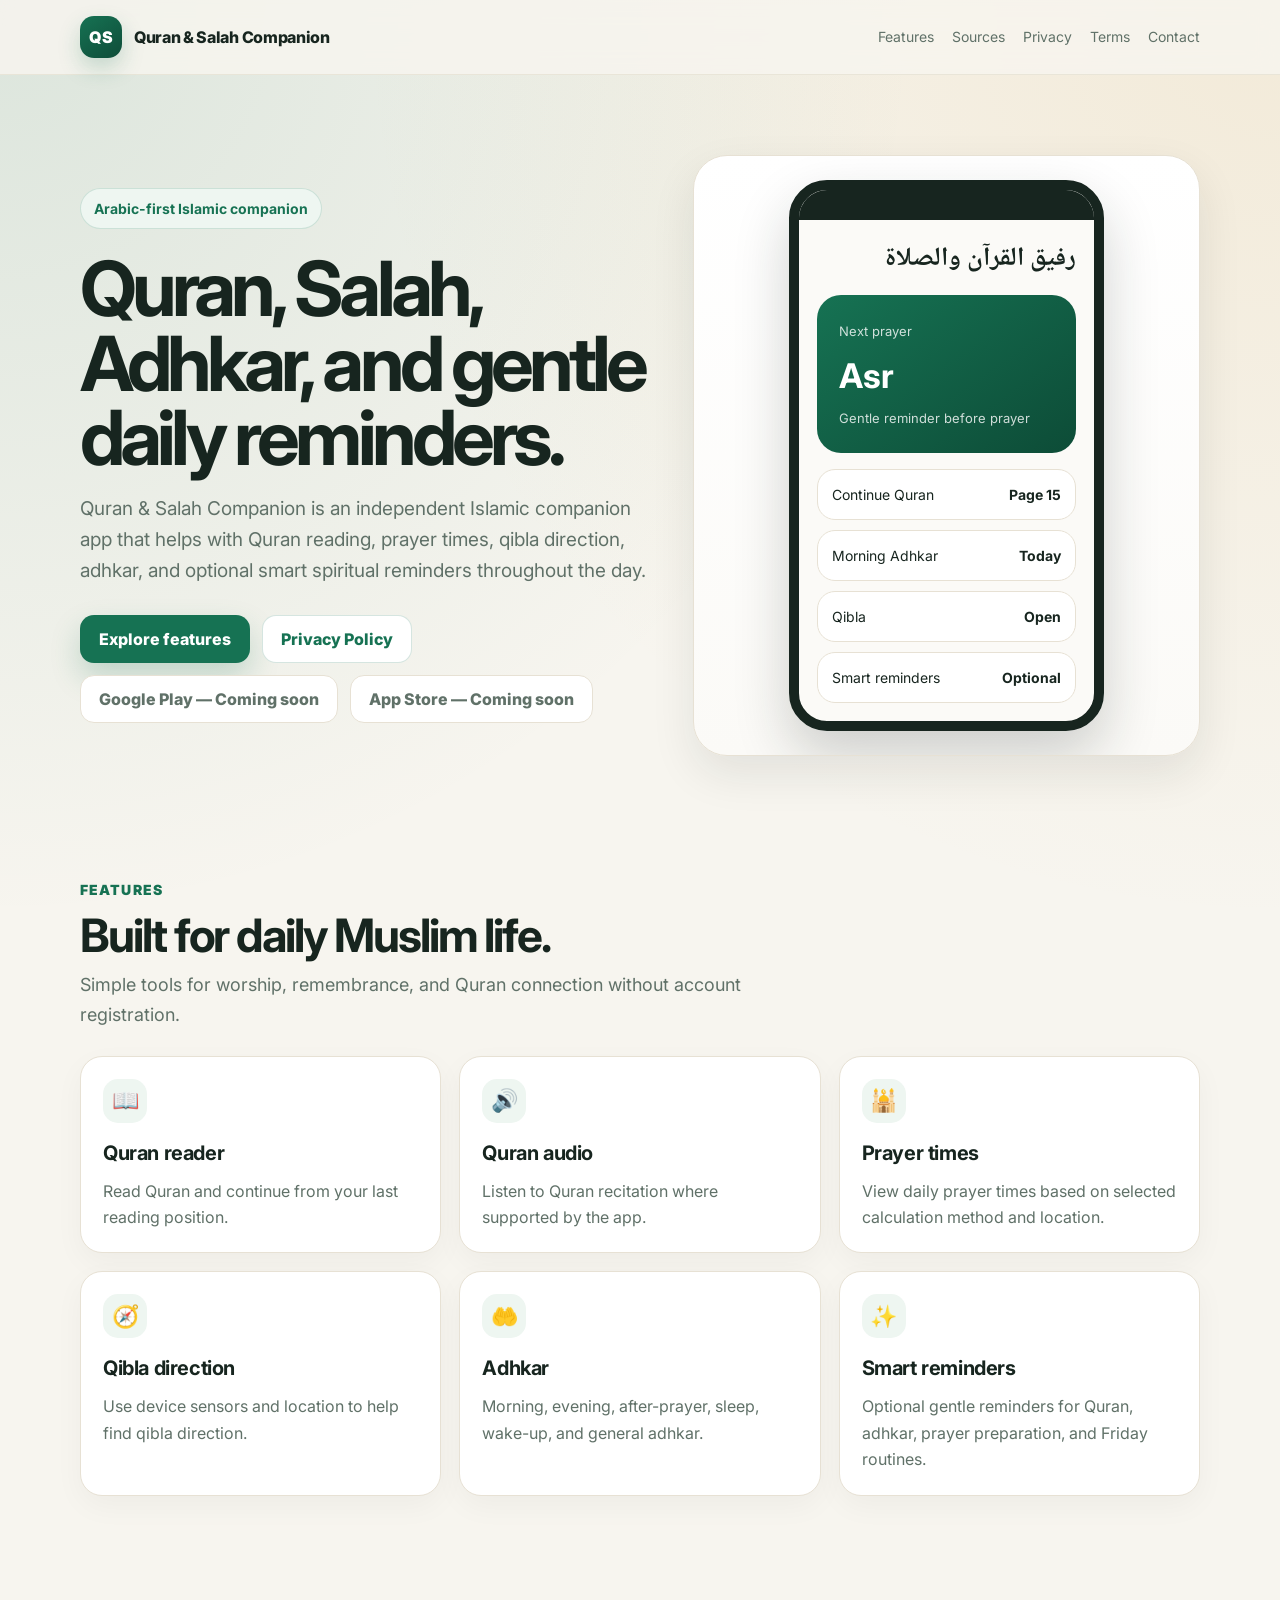
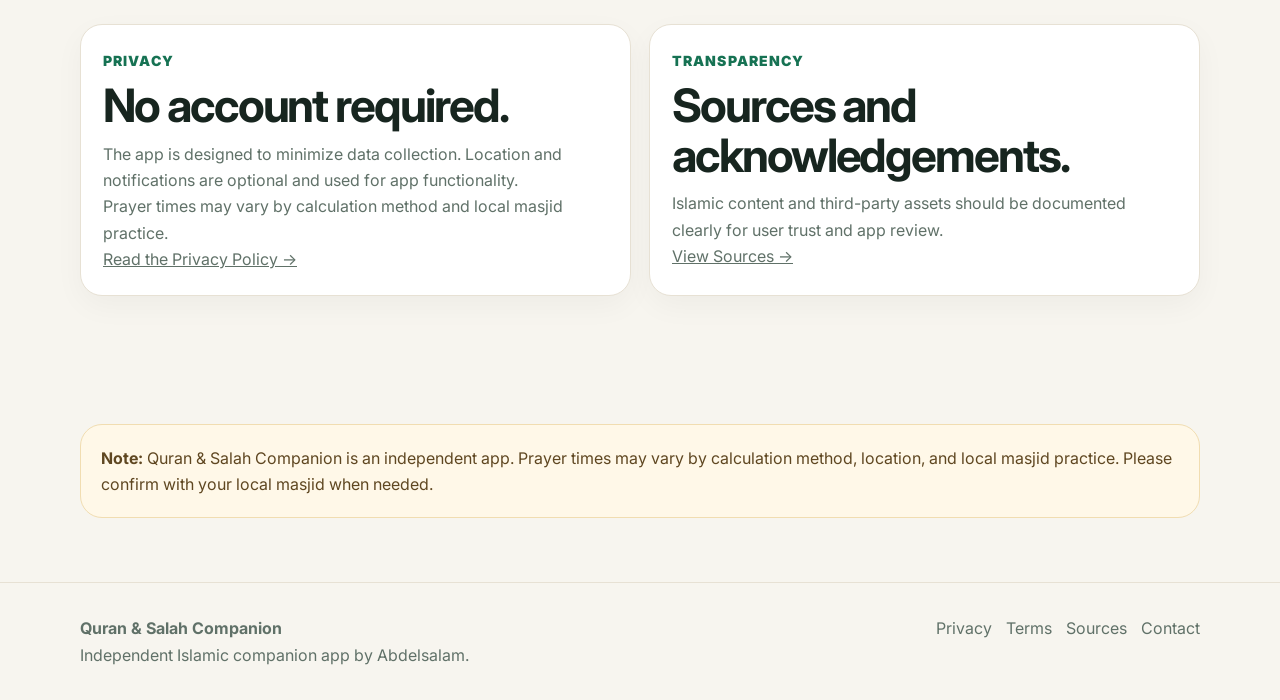
<file: index.html>
<!doctype html>
<html lang="en">
<head>
  <meta charset="utf-8">
  <meta name="viewport" content="width=device-width, initial-scale=1">
  <title>Quran & Salah Companion</title>
  <meta name="description" content="Independent Islamic companion app for Quran reading, prayer times, qibla direction, adhkar, and optional reminders.">
  <link rel="preconnect" href="https://fonts.googleapis.com">
  <link rel="preconnect" href="https://fonts.gstatic.com" crossorigin>
  <link href="https://fonts.googleapis.com/css2?family=Inter:wght@400;600;700;800;900&family=Noto+Naskh+Arabic:wght@400;600;700&display=swap" rel="stylesheet">
  <link rel="stylesheet" href="assets/styles.css">
</head>
<body>
<header class="site-header">
  <div class="container nav">
    <a class="brand" href="index.html" aria-label="Quran & Salah Companion home">
      <span class="logo">QS</span>
      <span>Quran & Salah Companion</span>
    </a>
    <nav class="nav-links" aria-label="Main navigation">
      <a href="index.html#features">Features</a>
      <a href="sources.html">Sources</a>
      <a href="privacy.html">Privacy</a>
      <a href="terms.html">Terms</a>
      <a href="contact.html">Contact</a>
    </nav>
  </div>
</header>

<main>
  <section class="hero">
    <div class="container hero-grid">
      <div>
        <span class="badge">Arabic-first Islamic companion</span>
        <h1>Quran, Salah, Adhkar, and gentle daily reminders.</h1>
        <p class="lead">Quran & Salah Companion is an independent Islamic companion app that helps with Quran reading, prayer times, qibla direction, adhkar, and optional smart spiritual reminders throughout the day.</p>
        <div class="actions">
          <a class="button primary" href="#features">Explore features</a>
          <a class="button secondary" href="privacy.html">Privacy Policy</a>
          <span class="button disabled">Google Play — Coming soon</span>
          <span class="button disabled">App Store — Coming soon</span>
        </div>
      </div>
      <div class="hero-card" aria-label="App preview illustration">
        <div class="phone">
          <div class="phone-top"></div>
          <div class="app-screen">
            <p class="ar-title">رفيق القرآن والصلاة</p>
            <div class="prayer-card">
              <span>Next prayer</span>
              <strong>Asr</strong>
              <span>Gentle reminder before prayer</span>
            </div>
            <div class="mini-list">
              <div class="mini-item"><span>Continue Quran</span><strong>Page 15</strong></div>
              <div class="mini-item"><span>Morning Adhkar</span><strong>Today</strong></div>
              <div class="mini-item"><span>Qibla</span><strong>Open</strong></div>
              <div class="mini-item"><span>Smart reminders</span><strong>Optional</strong></div>
            </div>
          </div>
        </div>
      </div>
    </div>
  </section>

  <section id="features" class="section">
    <div class="container">
      <div class="section-head">
        <span class="eyebrow">Features</span>
        <h2>Built for daily Muslim life.</h2>
        <p>Simple tools for worship, remembrance, and Quran connection without account registration.</p>
      </div>
      <div class="grid features">
        <article class="card"><div class="icon">📖</div><h3>Quran reader</h3><p>Read Quran and continue from your last reading position.</p></article>
        <article class="card"><div class="icon">🔊</div><h3>Quran audio</h3><p>Listen to Quran recitation where supported by the app.</p></article>
        <article class="card"><div class="icon">🕌</div><h3>Prayer times</h3><p>View daily prayer times based on selected calculation method and location.</p></article>
        <article class="card"><div class="icon">🧭</div><h3>Qibla direction</h3><p>Use device sensors and location to help find qibla direction.</p></article>
        <article class="card"><div class="icon">🤲</div><h3>Adhkar</h3><p>Morning, evening, after-prayer, sleep, wake-up, and general adhkar.</p></article>
        <article class="card"><div class="icon">✨</div><h3>Smart reminders</h3><p>Optional gentle reminders for Quran, adhkar, prayer preparation, and Friday routines.</p></article>
      </div>
    </div>
  </section>

  <section class="section">
    <div class="container split">
      <div class="card">
        <span class="eyebrow">Privacy</span>
        <h2>No account required.</h2>
        <p>The app is designed to minimize data collection. Location and notifications are optional and used for app functionality.</p>
        <p>Prayer times may vary by calculation method and local masjid practice.</p>
        <p><a href="privacy.html">Read the Privacy Policy →</a></p>
      </div>
      <div class="card">
        <span class="eyebrow">Transparency</span>
        <h2>Sources and acknowledgements.</h2>
        <p>Islamic content and third-party assets should be documented clearly for user trust and app review.</p>
        <p><a href="sources.html">View Sources →</a></p>
      </div>
    </div>
  </section>

  <section class="section">
    <div class="container notice">
      <strong>Note:</strong> Quran & Salah Companion is an independent app. Prayer times may vary by calculation method, location, and local masjid practice. Please confirm with your local masjid when needed.
    </div>
  </section>
</main>

<footer class="site-footer">
  <div class="container footer-grid">
    <div>
      <strong>Quran & Salah Companion</strong><br>
      <span>Independent Islamic companion app by Abdelsalam.</span>
    </div>
    <div class="footer-links">
      <a href="privacy.html">Privacy</a>
      <a href="terms.html">Terms</a>
      <a href="sources.html">Sources</a>
      <a href="contact.html">Contact</a>
    </div>
  </div>
</footer>
</body>
</html>
</file>
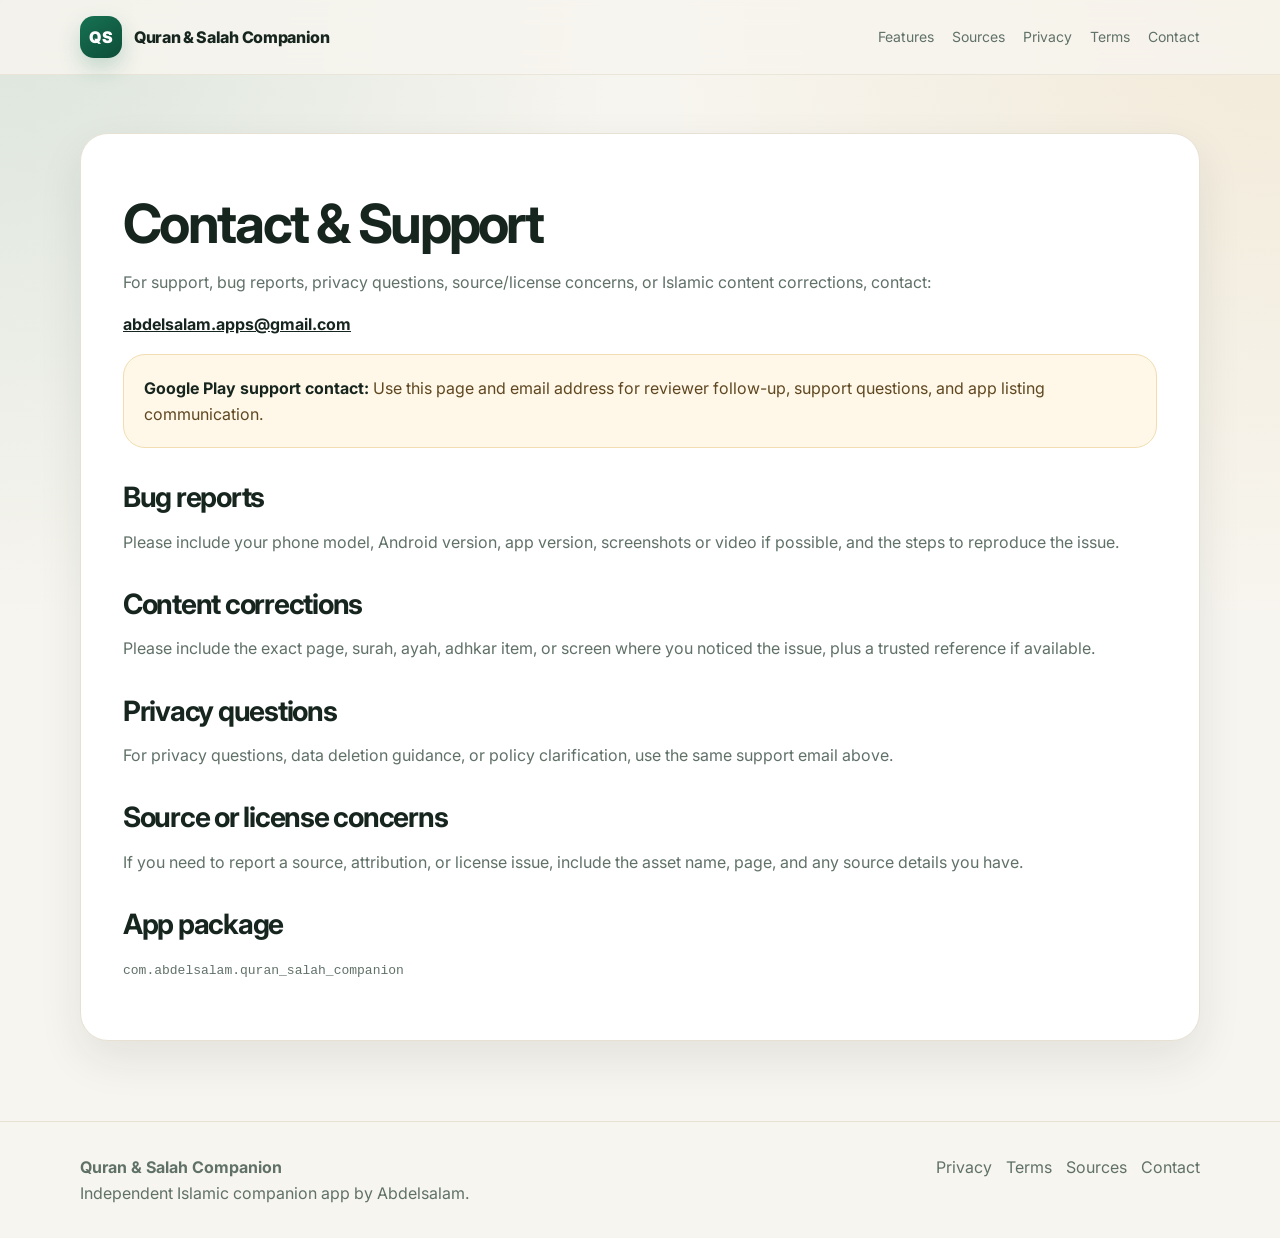
<file: contact.html>
<!doctype html>
<html lang="en">
<head>
  <meta charset="utf-8">
  <meta name="viewport" content="width=device-width, initial-scale=1">
  <title>Contact — Quran & Salah Companion</title>
  <meta name="description" content="Support contact for Quran & Salah Companion.">
  <link rel="preconnect" href="https://fonts.googleapis.com">
  <link rel="preconnect" href="https://fonts.gstatic.com" crossorigin>
  <link href="https://fonts.googleapis.com/css2?family=Inter:wght@400;600;700;800;900&family=Noto+Naskh+Arabic:wght@400;600;700&display=swap" rel="stylesheet">
  <link rel="stylesheet" href="assets/styles.css">
</head>
<body>
<header class="site-header">
  <div class="container nav">
    <a class="brand" href="index.html" aria-label="Quran & Salah Companion home">
      <span class="logo">QS</span>
      <span>Quran & Salah Companion</span>
    </a>
    <nav class="nav-links" aria-label="Main navigation">
      <a href="index.html#features">Features</a>
      <a href="sources.html">Sources</a>
      <a href="privacy.html">Privacy</a>
      <a href="terms.html">Terms</a>
      <a href="contact.html">Contact</a>
    </nav>
  </div>
</header>

<main class="page">
  <div class="container page-card">
    <h1>Contact & Support</h1>
    <p>For support, bug reports, privacy questions, source/license concerns, or Islamic content corrections, contact:</p>
    <p><strong><a href="mailto:abdelsalam.apps@gmail.com">abdelsalam.apps@gmail.com</a></strong></p>

    <div class="notice">
      <strong>Google Play support contact:</strong> Use this page and email address for reviewer follow-up, support questions, and app listing communication.
    </div>

    <h2>Bug reports</h2>
    <p>Please include your phone model, Android version, app version, screenshots or video if possible, and the steps to reproduce the issue.</p>

    <h2>Content corrections</h2>
    <p>Please include the exact page, surah, ayah, adhkar item, or screen where you noticed the issue, plus a trusted reference if available.</p>

    <h2>Privacy questions</h2>
    <p>For privacy questions, data deletion guidance, or policy clarification, use the same support email above.</p>

    <h2>Source or license concerns</h2>
    <p>If you need to report a source, attribution, or license issue, include the asset name, page, and any source details you have.</p>

    <h2>App package</h2>
    <p><code>com.abdelsalam.quran_salah_companion</code></p>
  </div>
</main>

<footer class="site-footer">
  <div class="container footer-grid">
    <div>
      <strong>Quran & Salah Companion</strong><br>
      <span>Independent Islamic companion app by Abdelsalam.</span>
    </div>
    <div class="footer-links">
      <a href="privacy.html">Privacy</a>
      <a href="terms.html">Terms</a>
      <a href="sources.html">Sources</a>
      <a href="contact.html">Contact</a>
    </div>
  </div>
</footer>
</body>
</html>
</file>
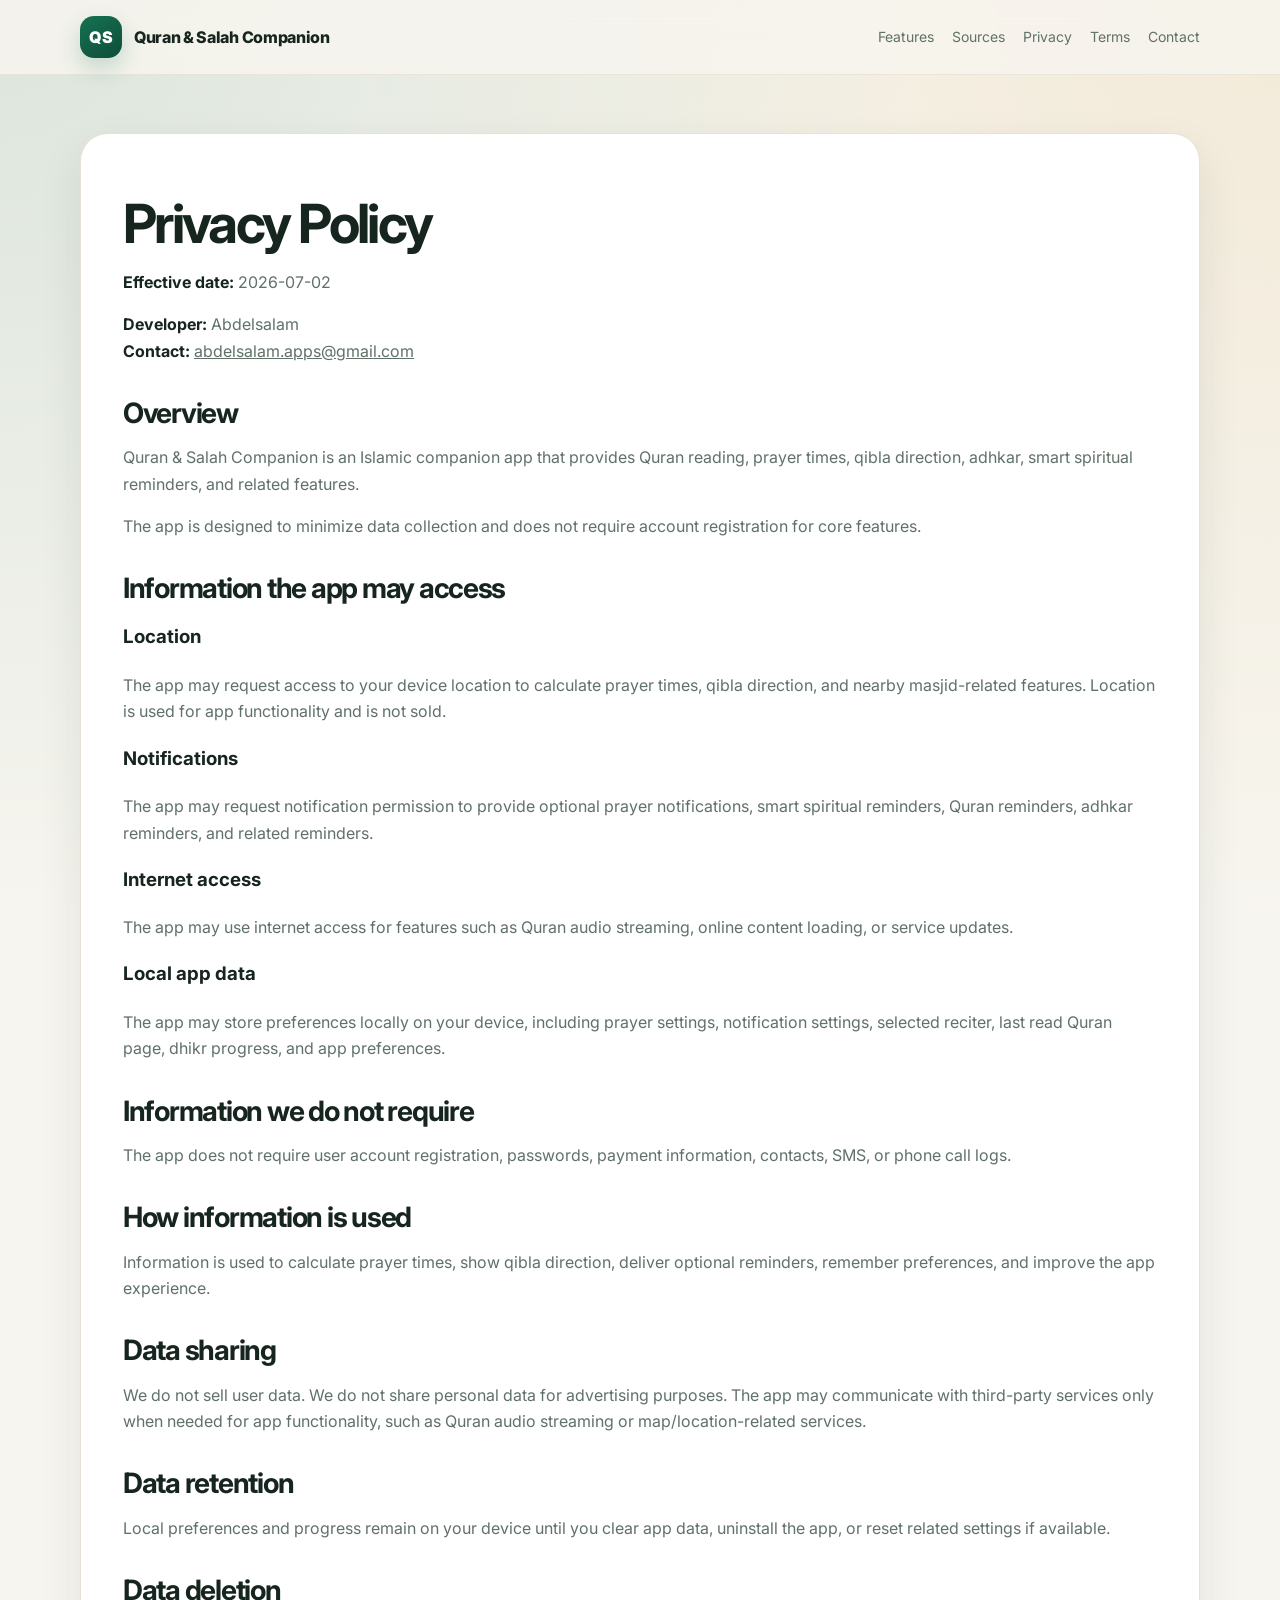
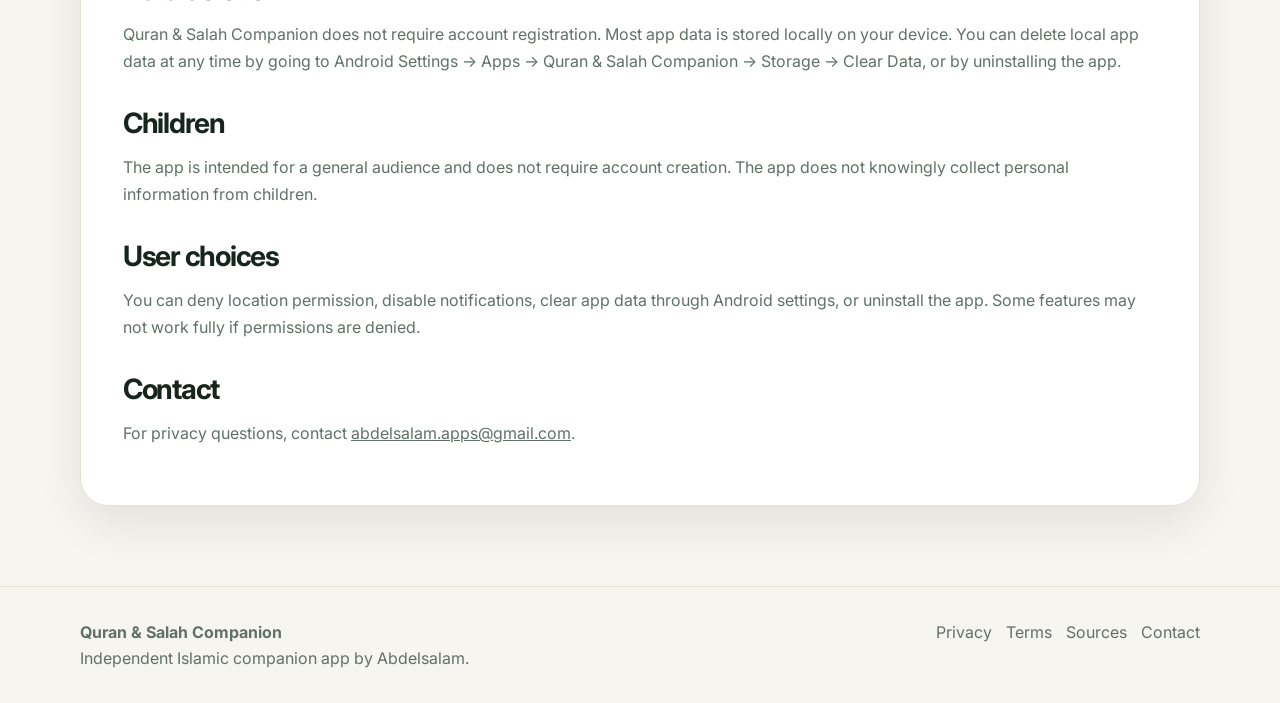
<file: privacy.html>
<!doctype html>
<html lang="en">
<head>
  <meta charset="utf-8">
  <meta name="viewport" content="width=device-width, initial-scale=1">
  <title>Privacy Policy — Quran & Salah Companion</title>
  <meta name="description" content="Privacy Policy for Quran & Salah Companion.">
  <link rel="preconnect" href="https://fonts.googleapis.com">
  <link rel="preconnect" href="https://fonts.gstatic.com" crossorigin>
  <link href="https://fonts.googleapis.com/css2?family=Inter:wght@400;600;700;800;900&family=Noto+Naskh+Arabic:wght@400;600;700&display=swap" rel="stylesheet">
  <link rel="stylesheet" href="assets/styles.css">
</head>
<body>
<header class="site-header">
  <div class="container nav">
    <a class="brand" href="index.html" aria-label="Quran & Salah Companion home">
      <span class="logo">QS</span>
      <span>Quran & Salah Companion</span>
    </a>
    <nav class="nav-links" aria-label="Main navigation">
      <a href="index.html#features">Features</a>
      <a href="sources.html">Sources</a>
      <a href="privacy.html">Privacy</a>
      <a href="terms.html">Terms</a>
      <a href="contact.html">Contact</a>
    </nav>
  </div>
</header>

<main class="page">
  <div class="container page-card">
    <h1>Privacy Policy</h1>
    <p><strong>Effective date:</strong> 2026-07-02</p>
    <p><strong>Developer:</strong> Abdelsalam<br><strong>Contact:</strong> <a href="mailto:abdelsalam.apps@gmail.com">abdelsalam.apps@gmail.com</a></p>

    <h2>Overview</h2>
    <p>Quran & Salah Companion is an Islamic companion app that provides Quran reading, prayer times, qibla direction, adhkar, smart spiritual reminders, and related features.</p>
    <p>The app is designed to minimize data collection and does not require account registration for core features.</p>

    <h2>Information the app may access</h2>
    <h3>Location</h3>
    <p>The app may request access to your device location to calculate prayer times, qibla direction, and nearby masjid-related features. Location is used for app functionality and is not sold.</p>

    <h3>Notifications</h3>
    <p>The app may request notification permission to provide optional prayer notifications, smart spiritual reminders, Quran reminders, adhkar reminders, and related reminders.</p>

    <h3>Internet access</h3>
    <p>The app may use internet access for features such as Quran audio streaming, online content loading, or service updates.</p>

    <h3>Local app data</h3>
    <p>The app may store preferences locally on your device, including prayer settings, notification settings, selected reciter, last read Quran page, dhikr progress, and app preferences.</p>

    <h2>Information we do not require</h2>
    <p>The app does not require user account registration, passwords, payment information, contacts, SMS, or phone call logs.</p>

    <h2>How information is used</h2>
    <p>Information is used to calculate prayer times, show qibla direction, deliver optional reminders, remember preferences, and improve the app experience.</p>

    <h2>Data sharing</h2>
    <p>We do not sell user data. We do not share personal data for advertising purposes. The app may communicate with third-party services only when needed for app functionality, such as Quran audio streaming or map/location-related services.</p>

    <h2>Data retention</h2>
    <p>Local preferences and progress remain on your device until you clear app data, uninstall the app, or reset related settings if available.</p>

    <h2>Data deletion</h2>
    <p>Quran & Salah Companion does not require account registration. Most app data is stored locally on your device. You can delete local app data at any time by going to Android Settings → Apps → Quran & Salah Companion → Storage → Clear Data, or by uninstalling the app.</p>

    <h2>Children</h2>
    <p>The app is intended for a general audience and does not require account creation. The app does not knowingly collect personal information from children.</p>

    <h2>User choices</h2>
    <p>You can deny location permission, disable notifications, clear app data through Android settings, or uninstall the app. Some features may not work fully if permissions are denied.</p>

    <h2>Contact</h2>
    <p>For privacy questions, contact <a href="mailto:abdelsalam.apps@gmail.com">abdelsalam.apps@gmail.com</a>.</p>
  </div>
</main>

<footer class="site-footer">
  <div class="container footer-grid">
    <div>
      <strong>Quran & Salah Companion</strong><br>
      <span>Independent Islamic companion app by Abdelsalam.</span>
    </div>
    <div class="footer-links">
      <a href="privacy.html">Privacy</a>
      <a href="terms.html">Terms</a>
      <a href="sources.html">Sources</a>
      <a href="contact.html">Contact</a>
    </div>
  </div>
</footer>
</body>
</html>
</file>
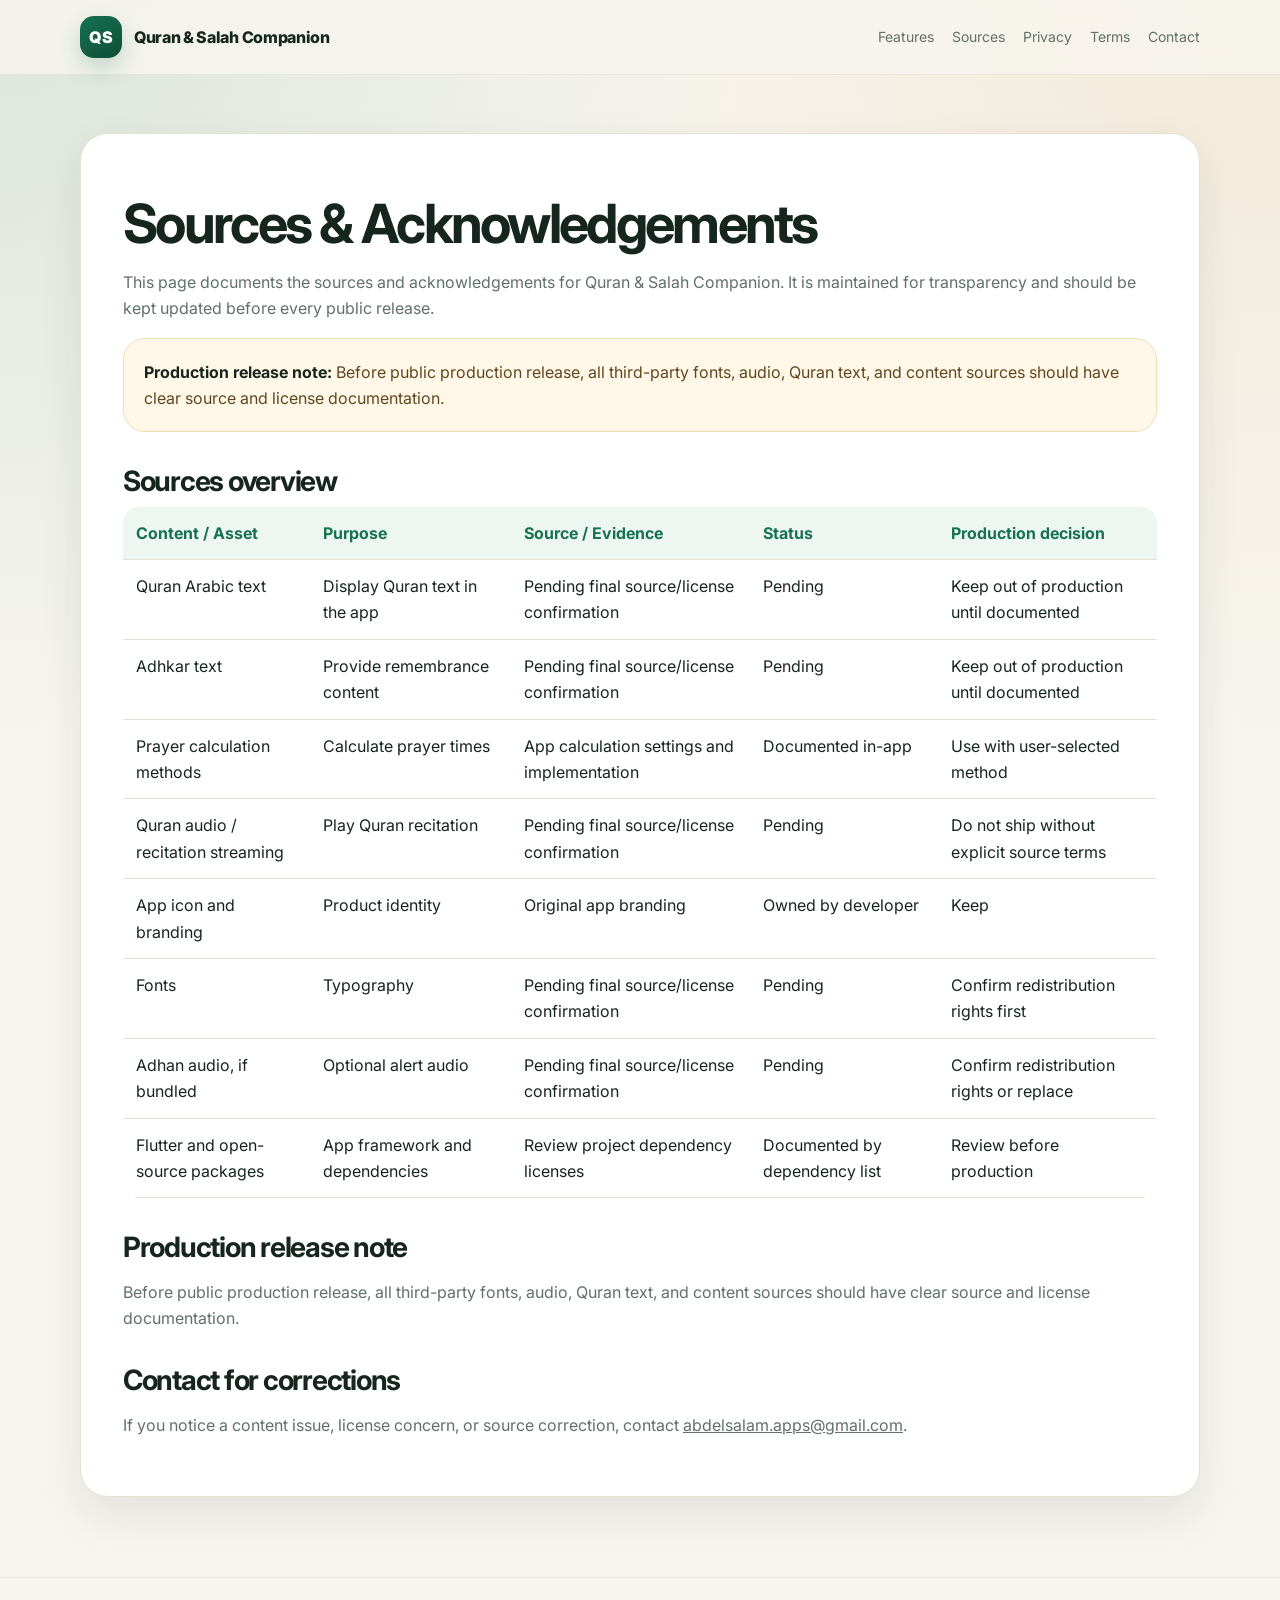
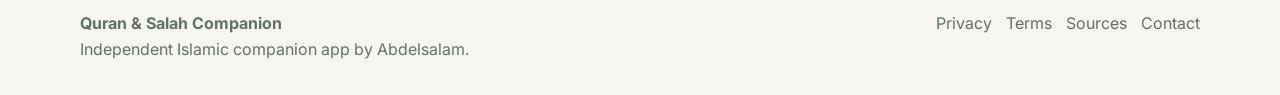
<file: sources.html>
<!doctype html>
<html lang="en">
<head>
  <meta charset="utf-8">
  <meta name="viewport" content="width=device-width, initial-scale=1">
  <title>Sources & Acknowledgements — Quran & Salah Companion</title>
  <meta name="description" content="Sources and acknowledgements for Quran & Salah Companion.">
  <link rel="preconnect" href="https://fonts.googleapis.com">
  <link rel="preconnect" href="https://fonts.gstatic.com" crossorigin>
  <link href="https://fonts.googleapis.com/css2?family=Inter:wght@400;600;700;800;900&family=Noto+Naskh+Arabic:wght@400;600;700&display=swap" rel="stylesheet">
  <link rel="stylesheet" href="assets/styles.css">
</head>
<body>
<header class="site-header">
  <div class="container nav">
    <a class="brand" href="index.html" aria-label="Quran & Salah Companion home">
      <span class="logo">QS</span>
      <span>Quran & Salah Companion</span>
    </a>
    <nav class="nav-links" aria-label="Main navigation">
      <a href="index.html#features">Features</a>
      <a href="sources.html">Sources</a>
      <a href="privacy.html">Privacy</a>
      <a href="terms.html">Terms</a>
      <a href="contact.html">Contact</a>
    </nav>
  </div>
</header>

<main class="page">
  <div class="container page-card">
    <h1>Sources & Acknowledgements</h1>
    <p>This page documents the sources and acknowledgements for Quran & Salah Companion. It is maintained for transparency and should be kept updated before every public release.</p>

    <div class="notice">
      <strong>Production release note:</strong> Before public production release, all third-party fonts, audio, Quran text, and content sources should have clear source and license documentation.
    </div>

    <h2>Sources overview</h2>
    <table class="table">
      <thead>
        <tr><th>Content / Asset</th><th>Purpose</th><th>Source / Evidence</th><th>Status</th><th>Production decision</th></tr>
      </thead>
      <tbody>
        <tr><td>Quran Arabic text</td><td>Display Quran text in the app</td><td>Pending final source/license confirmation</td><td>Pending</td><td>Keep out of production until documented</td></tr>
        <tr><td>Adhkar text</td><td>Provide remembrance content</td><td>Pending final source/license confirmation</td><td>Pending</td><td>Keep out of production until documented</td></tr>
        <tr><td>Prayer calculation methods</td><td>Calculate prayer times</td><td>App calculation settings and implementation</td><td>Documented in-app</td><td>Use with user-selected method</td></tr>
        <tr><td>Quran audio / recitation streaming</td><td>Play Quran recitation</td><td>Pending final source/license confirmation</td><td>Pending</td><td>Do not ship without explicit source terms</td></tr>
        <tr><td>App icon and branding</td><td>Product identity</td><td>Original app branding</td><td>Owned by developer</td><td>Keep</td></tr>
        <tr><td>Fonts</td><td>Typography</td><td>Pending final source/license confirmation</td><td>Pending</td><td>Confirm redistribution rights first</td></tr>
        <tr><td>Adhan audio, if bundled</td><td>Optional alert audio</td><td>Pending final source/license confirmation</td><td>Pending</td><td>Confirm redistribution rights or replace</td></tr>
        <tr><td>Flutter and open-source packages</td><td>App framework and dependencies</td><td>Review project dependency licenses</td><td>Documented by dependency list</td><td>Review before production</td></tr>
      </tbody>
    </table>

    <h2>Production release note</h2>
    <p>Before public production release, all third-party fonts, audio, Quran text, and content sources should have clear source and license documentation.</p>

    <h2>Contact for corrections</h2>
    <p>If you notice a content issue, license concern, or source correction, contact <a href="mailto:abdelsalam.apps@gmail.com">abdelsalam.apps@gmail.com</a>.</p>
  </div>
</main>

<footer class="site-footer">
  <div class="container footer-grid">
    <div>
      <strong>Quran & Salah Companion</strong><br>
      <span>Independent Islamic companion app by Abdelsalam.</span>
    </div>
    <div class="footer-links">
      <a href="privacy.html">Privacy</a>
      <a href="terms.html">Terms</a>
      <a href="sources.html">Sources</a>
      <a href="contact.html">Contact</a>
    </div>
  </div>
</footer>
</body>
</html>
</file>
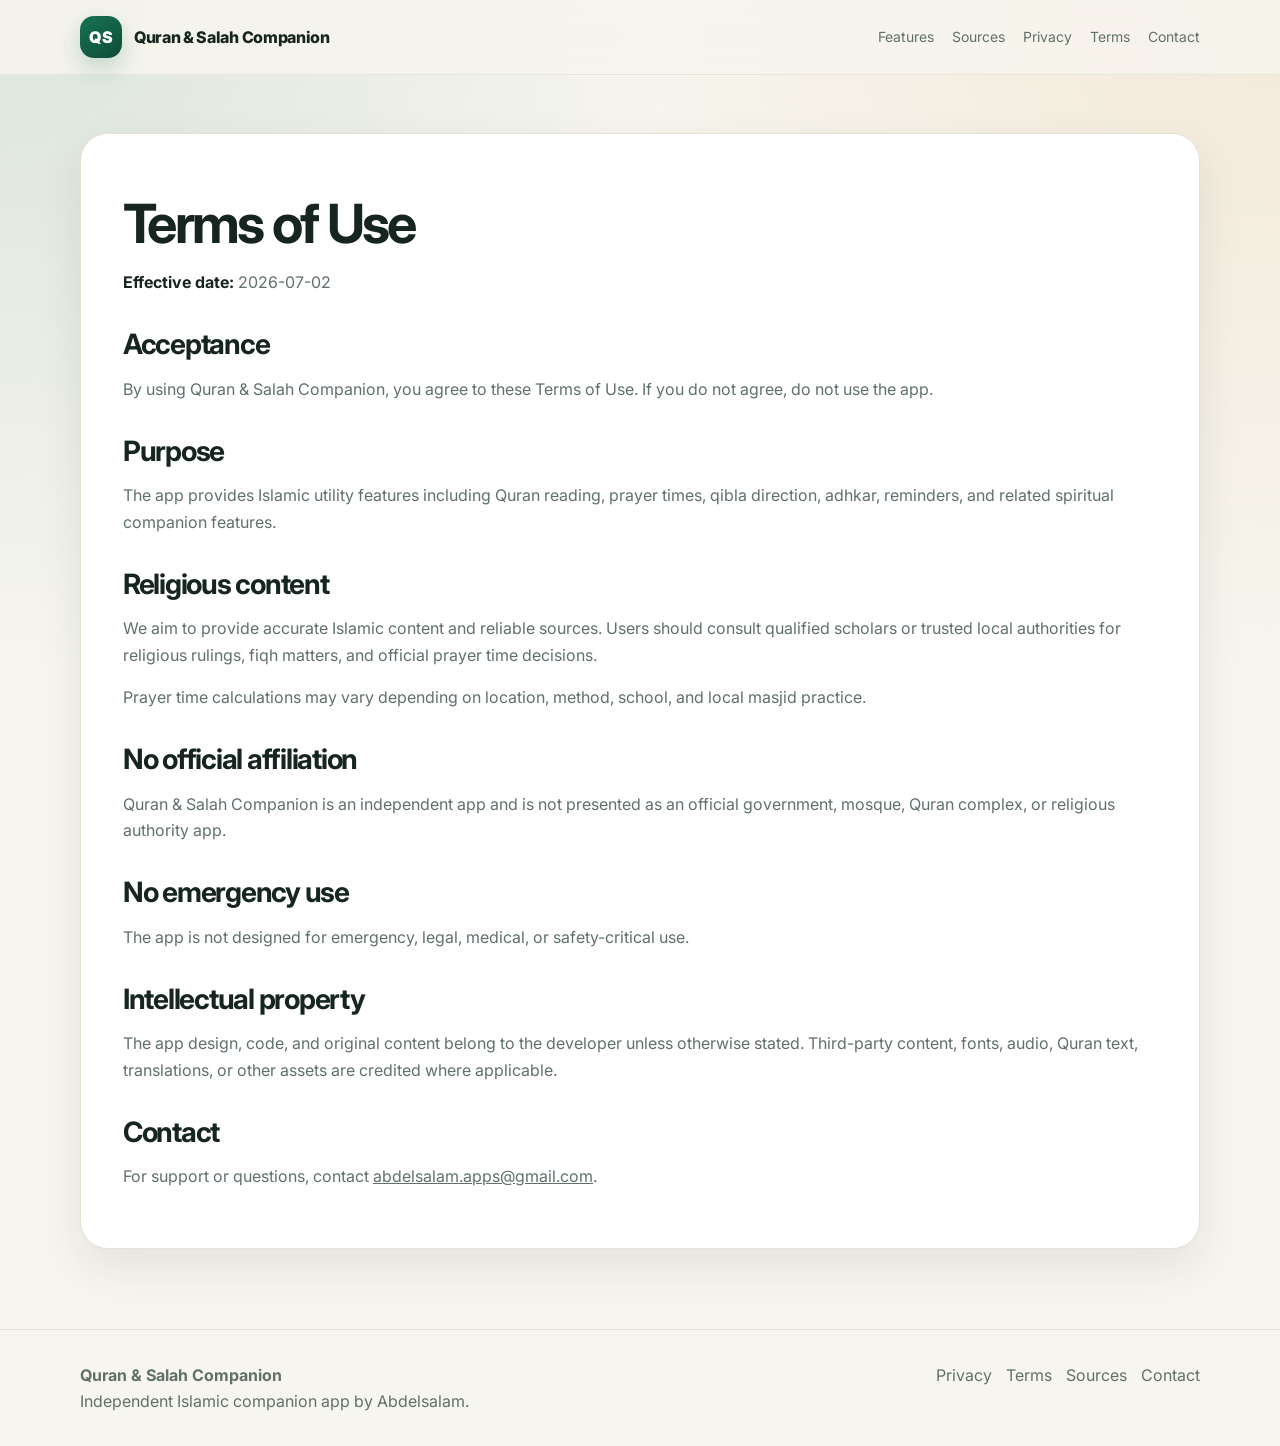
<file: terms.html>
<!doctype html>
<html lang="en">
<head>
  <meta charset="utf-8">
  <meta name="viewport" content="width=device-width, initial-scale=1">
  <title>Terms of Use — Quran & Salah Companion</title>
  <meta name="description" content="Terms of Use for Quran & Salah Companion.">
  <link rel="preconnect" href="https://fonts.googleapis.com">
  <link rel="preconnect" href="https://fonts.gstatic.com" crossorigin>
  <link href="https://fonts.googleapis.com/css2?family=Inter:wght@400;600;700;800;900&family=Noto+Naskh+Arabic:wght@400;600;700&display=swap" rel="stylesheet">
  <link rel="stylesheet" href="assets/styles.css">
</head>
<body>
<header class="site-header">
  <div class="container nav">
    <a class="brand" href="index.html" aria-label="Quran & Salah Companion home">
      <span class="logo">QS</span>
      <span>Quran & Salah Companion</span>
    </a>
    <nav class="nav-links" aria-label="Main navigation">
      <a href="index.html#features">Features</a>
      <a href="sources.html">Sources</a>
      <a href="privacy.html">Privacy</a>
      <a href="terms.html">Terms</a>
      <a href="contact.html">Contact</a>
    </nav>
  </div>
</header>

<main class="page">
  <div class="container page-card">
    <h1>Terms of Use</h1>
    <p><strong>Effective date:</strong> 2026-07-02</p>

    <h2>Acceptance</h2>
    <p>By using Quran & Salah Companion, you agree to these Terms of Use. If you do not agree, do not use the app.</p>

    <h2>Purpose</h2>
    <p>The app provides Islamic utility features including Quran reading, prayer times, qibla direction, adhkar, reminders, and related spiritual companion features.</p>

    <h2>Religious content</h2>
    <p>We aim to provide accurate Islamic content and reliable sources. Users should consult qualified scholars or trusted local authorities for religious rulings, fiqh matters, and official prayer time decisions.</p>
    <p>Prayer time calculations may vary depending on location, method, school, and local masjid practice.</p>

    <h2>No official affiliation</h2>
    <p>Quran & Salah Companion is an independent app and is not presented as an official government, mosque, Quran complex, or religious authority app.</p>

    <h2>No emergency use</h2>
    <p>The app is not designed for emergency, legal, medical, or safety-critical use.</p>

    <h2>Intellectual property</h2>
    <p>The app design, code, and original content belong to the developer unless otherwise stated. Third-party content, fonts, audio, Quran text, translations, or other assets are credited where applicable.</p>

    <h2>Contact</h2>
    <p>For support or questions, contact <a href="mailto:abdelsalam.apps@gmail.com">abdelsalam.apps@gmail.com</a>.</p>
  </div>
</main>

<footer class="site-footer">
  <div class="container footer-grid">
    <div>
      <strong>Quran & Salah Companion</strong><br>
      <span>Independent Islamic companion app by Abdelsalam.</span>
    </div>
    <div class="footer-links">
      <a href="privacy.html">Privacy</a>
      <a href="terms.html">Terms</a>
      <a href="sources.html">Sources</a>
      <a href="contact.html">Contact</a>
    </div>
  </div>
</footer>
</body>
</html>
</file>
<file: assets/styles.css>
:root {
  --bg: #f7f5ef;
  --card: #ffffff;
  --text: #17251f;
  --muted: #607168;
  --line: #e7e1d4;
  --accent: #167253;
  --accent-2: #d7a84f;
  --soft: #eef6f1;
  --shadow: 0 18px 45px rgba(23, 37, 31, 0.09);
  --radius: 22px;
}

* {
  box-sizing: border-box;
}

html {
  scroll-behavior: smooth;
}

body {
  margin: 0;
  font-family: Inter, system-ui, -apple-system, BlinkMacSystemFont, "Segoe UI", sans-serif;
  background:
    radial-gradient(circle at top left, rgba(22,114,83,.12), transparent 35%),
    radial-gradient(circle at top right, rgba(215,168,79,.14), transparent 35%),
    var(--bg);
  color: var(--text);
  line-height: 1.65;
}

a {
  color: inherit;
}

a:focus-visible,
button:focus-visible,
[role="button"]:focus-visible {
  outline: 3px solid rgba(22, 114, 83, 0.35);
  outline-offset: 3px;
  border-radius: 10px;
}

.container {
  width: min(1120px, calc(100% - 40px));
  margin: 0 auto;
}

.site-header {
  position: sticky;
  top: 0;
  z-index: 50;
  background: rgba(247, 245, 239, 0.84);
  backdrop-filter: blur(14px);
  border-bottom: 1px solid rgba(231, 225, 212, 0.8);
}

.nav {
  height: 74px;
  display: flex;
  align-items: center;
  justify-content: space-between;
  gap: 22px;
}

.brand {
  display: flex;
  align-items: center;
  gap: 12px;
  text-decoration: none;
  font-weight: 800;
  letter-spacing: -0.02em;
}

.logo {
  width: 42px;
  height: 42px;
  border-radius: 14px;
  display: grid;
  place-items: center;
  color: white;
  background: linear-gradient(145deg, var(--accent), #0f4d39);
  box-shadow: 0 10px 22px rgba(22, 114, 83, .22);
  font-weight: 900;
}

.nav-links {
  display: flex;
  align-items: center;
  gap: 18px;
  font-size: 14px;
  color: var(--muted);
}

.nav-links a {
  text-decoration: none;
}

.nav-links a:hover {
  color: var(--accent);
}

.hero {
  padding: 80px 0 56px;
}

.hero-grid {
  display: grid;
  grid-template-columns: 1.06fr .94fr;
  gap: 42px;
  align-items: center;
}

.badge {
  display: inline-flex;
  align-items: center;
  gap: 8px;
  background: var(--soft);
  color: var(--accent);
  padding: 8px 13px;
  border: 1px solid rgba(22,114,83,.16);
  border-radius: 999px;
  font-size: 14px;
  font-weight: 700;
}

h1 {
  margin: 22px 0 18px;
  font-size: clamp(42px, 7vw, 76px);
  line-height: .98;
  letter-spacing: -0.065em;
}

.lead {
  max-width: 660px;
  color: var(--muted);
  font-size: 19px;
  margin: 0 0 28px;
}

.actions {
  display: flex;
  gap: 12px;
  flex-wrap: wrap;
  align-items: center;
}

.button {
  display: inline-flex;
  align-items: center;
  justify-content: center;
  min-height: 48px;
  padding: 0 18px;
  border-radius: 14px;
  text-decoration: none;
  font-weight: 800;
  border: 1px solid transparent;
}

.button.primary {
  color: white;
  background: var(--accent);
  box-shadow: 0 14px 30px rgba(22, 114, 83, .22);
}

.button.secondary {
  color: var(--accent);
  background: white;
  border-color: rgba(22,114,83,.18);
}

.button.disabled {
  color: var(--muted);
  background: #fff;
  border-color: var(--line);
  cursor: default;
}

.hero-card {
  background: linear-gradient(180deg, #ffffff, #fbfaf7);
  border: 1px solid var(--line);
  box-shadow: var(--shadow);
  border-radius: 34px;
  padding: 24px;
  min-height: 540px;
  position: relative;
  overflow: hidden;
}

.phone {
  margin: 0 auto;
  width: min(315px, 100%);
  border: 10px solid #17251f;
  border-radius: 38px;
  background: #fbfaf7;
  box-shadow: 0 25px 55px rgba(23,37,31,.2);
  overflow: hidden;
}

.phone-top {
  height: 30px;
  background: #17251f;
}

.app-screen {
  padding: 18px;
}

.ar-title {
  font-family: "Noto Naskh Arabic", "Amiri", serif;
  direction: rtl;
  font-size: 26px;
  font-weight: 700;
  margin: 0 0 14px;
}

.prayer-card {
  background: linear-gradient(145deg, #167253, #0d4c37);
  color: white;
  border-radius: 24px;
  padding: 22px;
}

.prayer-card span {
  opacity: .8;
  font-size: 13px;
}

.prayer-card strong {
  display: block;
  font-size: 34px;
  margin-top: 5px;
}

.mini-list {
  display: grid;
  gap: 10px;
  margin-top: 16px;
}

.mini-item {
  background: #fff;
  border: 1px solid var(--line);
  border-radius: 18px;
  padding: 13px 14px;
  display: flex;
  justify-content: space-between;
  gap: 10px;
  color: var(--text);
  font-size: 14px;
}

.section {
  padding: 64px 0;
}

.section-head {
  max-width: 760px;
  margin-bottom: 26px;
}

.eyebrow {
  color: var(--accent);
  font-weight: 900;
  font-size: 14px;
  letter-spacing: .08em;
  text-transform: uppercase;
}

h2 {
  margin: 8px 0 10px;
  font-size: clamp(30px, 4vw, 46px);
  line-height: 1.08;
  letter-spacing: -0.045em;
}

.section-head p {
  color: var(--muted);
  font-size: 18px;
  margin: 0;
}

.grid {
  display: grid;
  gap: 18px;
}

.grid.features {
  grid-template-columns: repeat(3, 1fr);
}

.card {
  background: var(--card);
  border: 1px solid var(--line);
  border-radius: var(--radius);
  padding: 22px;
  box-shadow: 0 10px 30px rgba(23,37,31,.04);
}

.icon {
  width: 44px;
  height: 44px;
  border-radius: 15px;
  display: grid;
  place-items: center;
  background: var(--soft);
  color: var(--accent);
  font-size: 22px;
  margin-bottom: 14px;
}

.card h3 {
  margin: 0 0 8px;
  font-size: 20px;
  letter-spacing: -0.02em;
}

.card p {
  margin: 0;
  color: var(--muted);
}

.split {
  display: grid;
  grid-template-columns: 1fr 1fr;
  gap: 18px;
}

.notice {
  background: #fff8e8;
  border: 1px solid #f1ddb1;
  color: #5f4721;
  border-radius: var(--radius);
  padding: 20px;
}

.page {
  padding: 58px 0 80px;
}

.page-card {
  background: white;
  border: 1px solid var(--line);
  border-radius: 28px;
  box-shadow: var(--shadow);
  padding: min(42px, 7vw);
}

.page-card h1 {
  font-size: clamp(34px, 6vw, 54px);
  letter-spacing: -0.05em;
}

.page-card h2 {
  font-size: 28px;
  margin-top: 34px;
}

.page-card p,
.page-card li {
  color: var(--muted);
}

.page-card strong {
  color: var(--text);
}

.table {
  width: 100%;
  border-collapse: collapse;
  overflow: hidden;
  border-radius: 16px;
}

.page-card .table {
  display: block;
  overflow-x: auto;
}

.table th,
.table td {
  border-bottom: 1px solid var(--line);
  text-align: left;
  padding: 13px;
  vertical-align: top;
}

.table th {
  background: var(--soft);
  color: var(--accent);
}

.site-footer {
  border-top: 1px solid var(--line);
  padding: 32px 0;
  color: var(--muted);
}

.footer-grid {
  display: flex;
  justify-content: space-between;
  gap: 20px;
  flex-wrap: wrap;
}

.footer-links {
  display: flex;
  gap: 14px;
  flex-wrap: wrap;
}

.footer-links a {
  text-decoration: none;
}

.rtl {
  direction: rtl;
  font-family: "Noto Naskh Arabic", "Amiri", serif;
}

@media (max-width: 860px) {
  .nav {
    height: auto;
    padding: 16px 0;
    align-items: flex-start;
  }

  .nav-links {
    display: flex;
    flex-wrap: wrap;
    justify-content: flex-end;
    row-gap: 8px;
    column-gap: 14px;
    text-align: right;
    max-width: 60%;
    font-size: 13px;
  }

  .hero {
    padding-top: 48px;
  }

  .hero-grid,
  .split {
    grid-template-columns: 1fr;
  }

  .grid.features {
    grid-template-columns: 1fr;
  }

  .hero-card {
    min-height: auto;
  }
}
</file>
